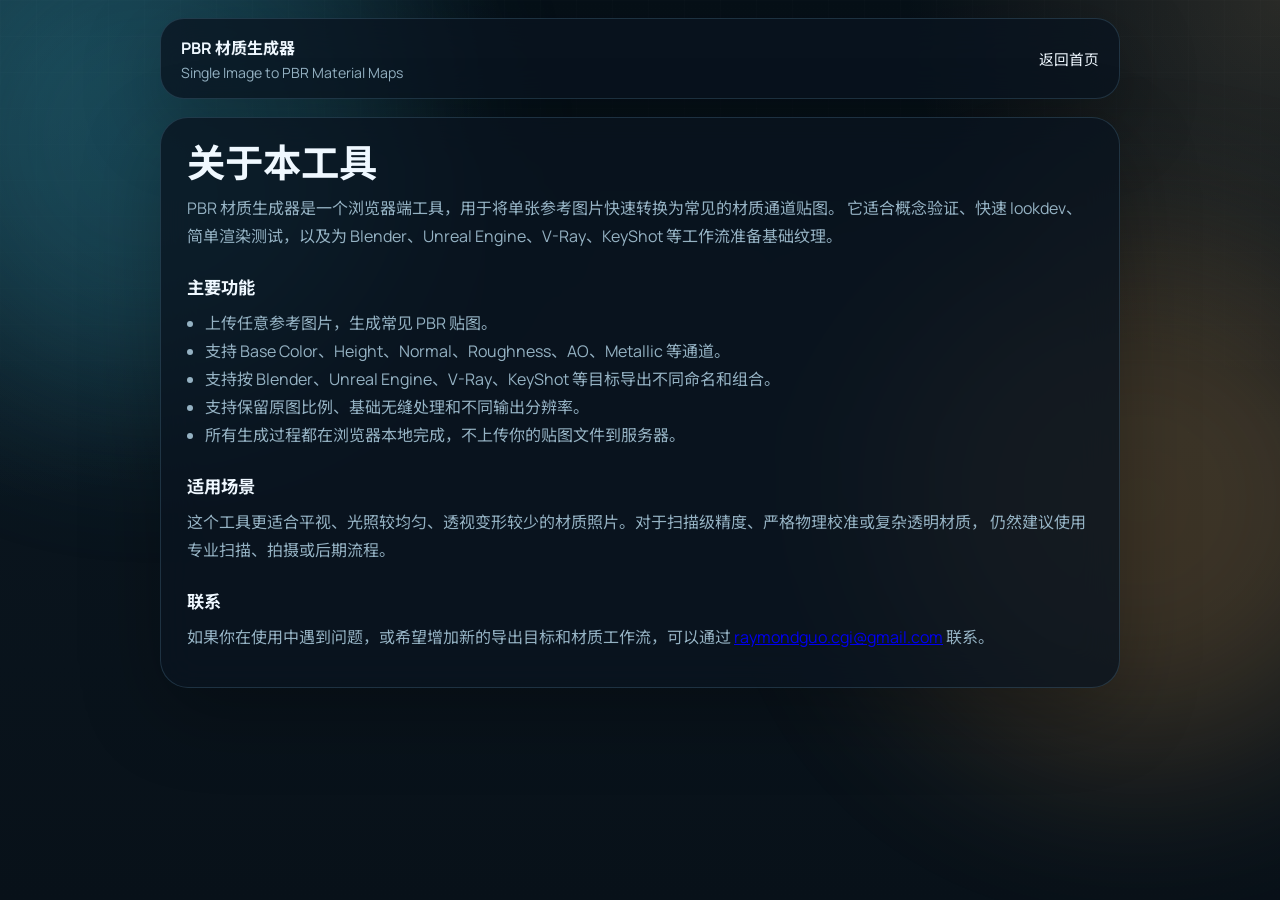
<file: about.html>
<!DOCTYPE html>
<html lang="zh-CN">
  <head>
    <meta charset="UTF-8" />
    <meta name="viewport" content="width=device-width, initial-scale=1.0" />
    <title>关于 | PBR 材质生成器</title>
    <meta
      name="description"
      content="了解 PBR 材质生成器的用途、支持的导出目标、生成方式和适用场景。"
    />
    <link rel="icon" href="./favicon.svg" type="image/svg+xml" />
    <link rel="canonical" href="https://pbr.raymondstudio.cn/about.html" />
    <link rel="preconnect" href="https://fonts.googleapis.com" />
    <link rel="preconnect" href="https://fonts.gstatic.com" crossorigin />
    <link
      href="https://fonts.googleapis.com/css2?family=Manrope:wght@400;500;700;800&family=Noto+Sans+SC:wght@400;500;700&display=swap"
      rel="stylesheet"
    />
    <script src="./site-config.js"></script>
    <script src="./adsense.js"></script>
    <link rel="stylesheet" href="./styles.css" />
  </head>
  <body>
    <div class="bg-orb orb-a"></div>
    <div class="bg-orb orb-b"></div>
    <div class="bg-grid"></div>

    <div class="legal-shell">
      <div class="legal-topbar">
        <div class="legal-brand">
          <strong>PBR 材质生成器</strong>
          <span>Single Image to PBR Material Maps</span>
        </div>
        <a class="legal-home" href="./index.html">返回首页</a>
      </div>

      <article class="legal-card">
        <h1>关于本工具</h1>
        <p>
          PBR 材质生成器是一个浏览器端工具，用于将单张参考图片快速转换为常见的材质通道贴图。
          它适合概念验证、快速 lookdev、简单渲染测试，以及为 Blender、Unreal Engine、V-Ray、KeyShot
          等工作流准备基础纹理。
        </p>

        <h2>主要功能</h2>
        <ul>
          <li>上传任意参考图片，生成常见 PBR 贴图。</li>
          <li>支持 Base Color、Height、Normal、Roughness、AO、Metallic 等通道。</li>
          <li>支持按 Blender、Unreal Engine、V-Ray、KeyShot 等目标导出不同命名和组合。</li>
          <li>支持保留原图比例、基础无缝处理和不同输出分辨率。</li>
          <li>所有生成过程都在浏览器本地完成，不上传你的贴图文件到服务器。</li>
        </ul>

        <h2>适用场景</h2>
        <p>
          这个工具更适合平视、光照较均匀、透视变形较少的材质照片。对于扫描级精度、严格物理校准或复杂透明材质，
          仍然建议使用专业扫描、拍摄或后期流程。
        </p>

        <h2>联系</h2>
        <p>
          如果你在使用中遇到问题，或希望增加新的导出目标和材质工作流，可以通过
          <a href="mailto:raymondguo.cgi@gmail.com">raymondguo.cgi@gmail.com</a>
          联系。
        </p>
      </article>
    </div>
  </body>
</html>
</file>
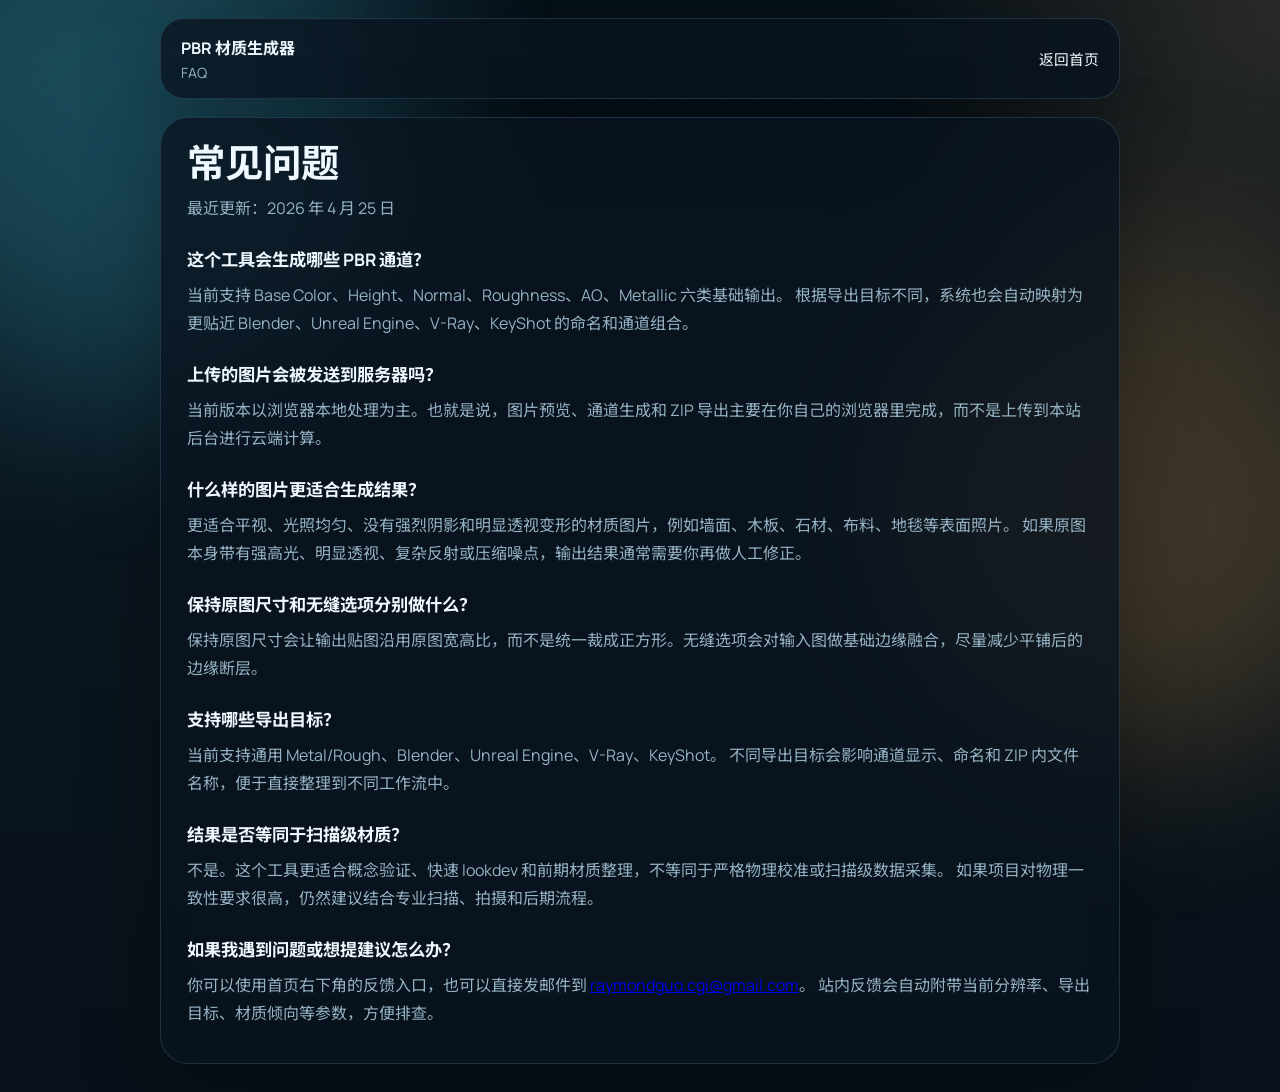
<file: faq.html>
<!DOCTYPE html>
<html lang="zh-CN">
  <head>
    <meta charset="UTF-8" />
    <meta name="viewport" content="width=device-width, initial-scale=1.0" />
    <title>常见问题 | PBR 材质生成器</title>
    <meta
      name="description"
      content="PBR 材质生成器常见问题：支持哪些通道、适合什么图片、是否本地处理、支持哪些渲染器导出、如何反馈问题。"
    />
    <link rel="icon" href="./favicon.svg" type="image/svg+xml" />
    <link rel="canonical" href="https://pbr.raymondstudio.cn/faq.html" />
    <link rel="preconnect" href="https://fonts.googleapis.com" />
    <link rel="preconnect" href="https://fonts.gstatic.com" crossorigin />
    <link
      href="https://fonts.googleapis.com/css2?family=Manrope:wght@400;500;700;800&family=Noto+Sans+SC:wght@400;500;700&display=swap"
      rel="stylesheet"
    />
    <script src="./site-config.js"></script>
    <script src="./adsense.js"></script>
    <link rel="stylesheet" href="./styles.css" />
  </head>
  <body>
    <div class="bg-orb orb-a"></div>
    <div class="bg-orb orb-b"></div>
    <div class="bg-grid"></div>

    <div class="legal-shell">
      <div class="legal-topbar">
        <div class="legal-brand">
          <strong>PBR 材质生成器</strong>
          <span>FAQ</span>
        </div>
        <a class="legal-home" href="./index.html">返回首页</a>
      </div>

      <article class="legal-card">
        <h1>常见问题</h1>
        <p>最近更新：2026 年 4 月 25 日</p>

        <h2>这个工具会生成哪些 PBR 通道？</h2>
        <p>
          当前支持 Base Color、Height、Normal、Roughness、AO、Metallic 六类基础输出。
          根据导出目标不同，系统也会自动映射为更贴近 Blender、Unreal Engine、V-Ray、KeyShot 的命名和通道组合。
        </p>

        <h2>上传的图片会被发送到服务器吗？</h2>
        <p>
          当前版本以浏览器本地处理为主。也就是说，图片预览、通道生成和 ZIP 导出主要在你自己的浏览器里完成，而不是上传到本站后台进行云端计算。
        </p>

        <h2>什么样的图片更适合生成结果？</h2>
        <p>
          更适合平视、光照均匀、没有强烈阴影和明显透视变形的材质图片，例如墙面、木板、石材、布料、地毯等表面照片。
          如果原图本身带有强高光、明显透视、复杂反射或压缩噪点，输出结果通常需要你再做人工修正。
        </p>

        <h2>保持原图尺寸和无缝选项分别做什么？</h2>
        <p>
          保持原图尺寸会让输出贴图沿用原图宽高比，而不是统一裁成正方形。无缝选项会对输入图做基础边缘融合，尽量减少平铺后的边缘断层。
        </p>

        <h2>支持哪些导出目标？</h2>
        <p>
          当前支持通用 Metal/Rough、Blender、Unreal Engine、V-Ray、KeyShot。
          不同导出目标会影响通道显示、命名和 ZIP 内文件名称，便于直接整理到不同工作流中。
        </p>

        <h2>结果是否等同于扫描级材质？</h2>
        <p>
          不是。这个工具更适合概念验证、快速 lookdev 和前期材质整理，不等同于严格物理校准或扫描级数据采集。
          如果项目对物理一致性要求很高，仍然建议结合专业扫描、拍摄和后期流程。
        </p>

        <h2>如果我遇到问题或想提建议怎么办？</h2>
        <p>
          你可以使用首页右下角的反馈入口，也可以直接发邮件到
          <a href="mailto:raymondguo.cgi@gmail.com">raymondguo.cgi@gmail.com</a>。
          站内反馈会自动附带当前分辨率、导出目标、材质倾向等参数，方便排查。
        </p>
      </article>
    </div>
  </body>
</html>
</file>
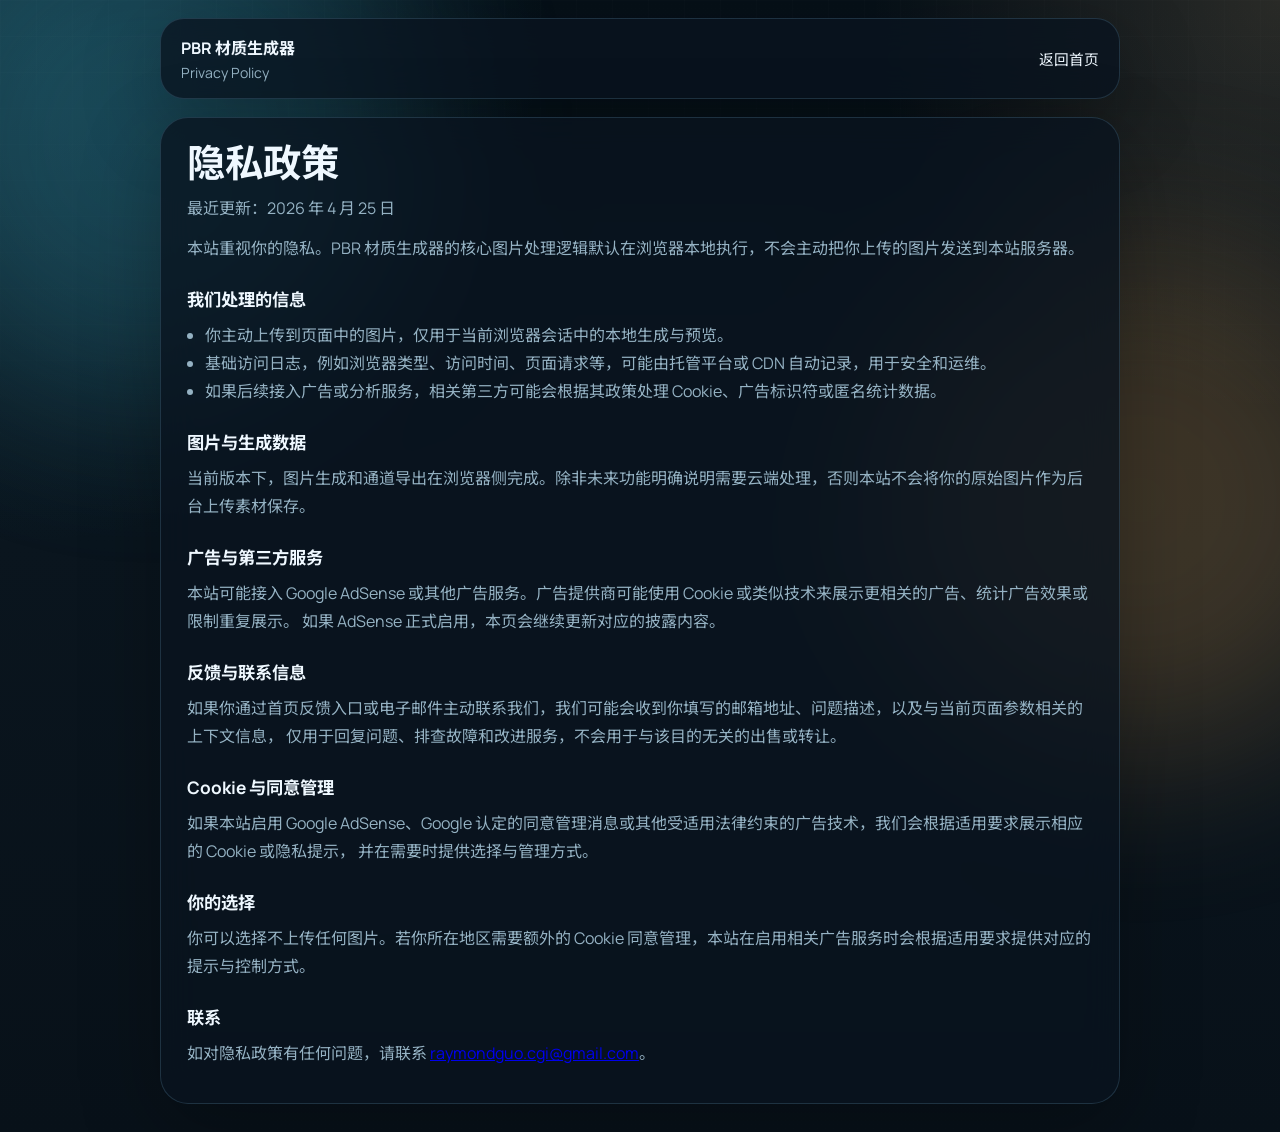
<file: privacy.html>
<!DOCTYPE html>
<html lang="zh-CN">
  <head>
    <meta charset="UTF-8" />
    <meta name="viewport" content="width=device-width, initial-scale=1.0" />
    <title>隐私政策 | PBR 材质生成器</title>
    <meta
      name="description"
      content="PBR 材质生成器的隐私政策，说明本工具如何处理图片、日志、广告和第三方服务。"
    />
    <link rel="icon" href="./favicon.svg" type="image/svg+xml" />
    <link rel="canonical" href="https://pbr.raymondstudio.cn/privacy.html" />
    <link rel="preconnect" href="https://fonts.googleapis.com" />
    <link rel="preconnect" href="https://fonts.gstatic.com" crossorigin />
    <link
      href="https://fonts.googleapis.com/css2?family=Manrope:wght@400;500;700;800&family=Noto+Sans+SC:wght@400;500;700&display=swap"
      rel="stylesheet"
    />
    <script src="./site-config.js"></script>
    <script src="./adsense.js"></script>
    <link rel="stylesheet" href="./styles.css" />
  </head>
  <body>
    <div class="bg-orb orb-a"></div>
    <div class="bg-orb orb-b"></div>
    <div class="bg-grid"></div>

    <div class="legal-shell">
      <div class="legal-topbar">
        <div class="legal-brand">
          <strong>PBR 材质生成器</strong>
          <span>Privacy Policy</span>
        </div>
        <a class="legal-home" href="./index.html">返回首页</a>
      </div>

      <article class="legal-card">
        <h1>隐私政策</h1>
        <p>最近更新：2026 年 4 月 25 日</p>
        <p>
          本站重视你的隐私。PBR 材质生成器的核心图片处理逻辑默认在浏览器本地执行，不会主动把你上传的图片发送到本站服务器。
        </p>

        <h2>我们处理的信息</h2>
        <ul>
          <li>你主动上传到页面中的图片，仅用于当前浏览器会话中的本地生成与预览。</li>
          <li>基础访问日志，例如浏览器类型、访问时间、页面请求等，可能由托管平台或 CDN 自动记录，用于安全和运维。</li>
          <li>如果后续接入广告或分析服务，相关第三方可能会根据其政策处理 Cookie、广告标识符或匿名统计数据。</li>
        </ul>

        <h2>图片与生成数据</h2>
        <p>
          当前版本下，图片生成和通道导出在浏览器侧完成。除非未来功能明确说明需要云端处理，否则本站不会将你的原始图片作为后台上传素材保存。
        </p>

        <h2>广告与第三方服务</h2>
        <p>
          本站可能接入 Google AdSense 或其他广告服务。广告提供商可能使用 Cookie 或类似技术来展示更相关的广告、统计广告效果或限制重复展示。
          如果 AdSense 正式启用，本页会继续更新对应的披露内容。
        </p>

        <h2>反馈与联系信息</h2>
        <p>
          如果你通过首页反馈入口或电子邮件主动联系我们，我们可能会收到你填写的邮箱地址、问题描述，以及与当前页面参数相关的上下文信息，
          仅用于回复问题、排查故障和改进服务，不会用于与该目的无关的出售或转让。
        </p>

        <h2>Cookie 与同意管理</h2>
        <p>
          如果本站启用 Google AdSense、Google 认定的同意管理消息或其他受适用法律约束的广告技术，我们会根据适用要求展示相应的 Cookie 或隐私提示，
          并在需要时提供选择与管理方式。
        </p>

        <h2>你的选择</h2>
        <p>
          你可以选择不上传任何图片。若你所在地区需要额外的 Cookie 同意管理，本站在启用相关广告服务时会根据适用要求提供对应的提示与控制方式。
        </p>

        <h2>联系</h2>
        <p>
          如对隐私政策有任何问题，请联系
          <a href="mailto:raymondguo.cgi@gmail.com">raymondguo.cgi@gmail.com</a>。
        </p>
      </article>
    </div>
  </body>
</html>
</file>
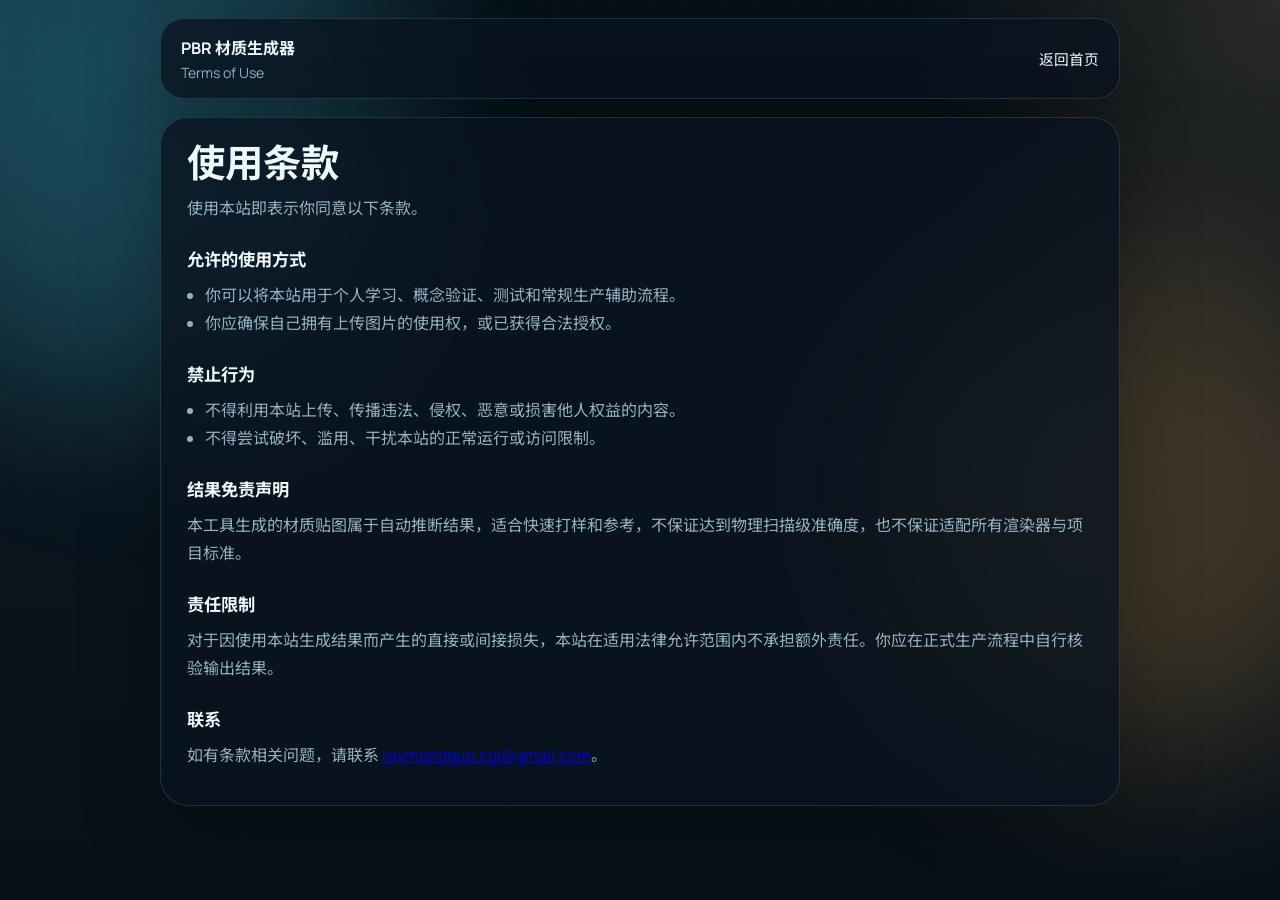
<file: terms.html>
<!DOCTYPE html>
<html lang="zh-CN">
  <head>
    <meta charset="UTF-8" />
    <meta name="viewport" content="width=device-width, initial-scale=1.0" />
    <title>使用条款 | PBR 材质生成器</title>
    <meta
      name="description"
      content="PBR 材质生成器的使用条款，说明可接受使用方式、免责声明和版权责任。"
    />
    <link rel="icon" href="./favicon.svg" type="image/svg+xml" />
    <link rel="canonical" href="https://pbr.raymondstudio.cn/terms.html" />
    <link rel="preconnect" href="https://fonts.googleapis.com" />
    <link rel="preconnect" href="https://fonts.gstatic.com" crossorigin />
    <link
      href="https://fonts.googleapis.com/css2?family=Manrope:wght@400;500;700;800&family=Noto+Sans+SC:wght@400;500;700&display=swap"
      rel="stylesheet"
    />
    <script src="./site-config.js"></script>
    <script src="./adsense.js"></script>
    <link rel="stylesheet" href="./styles.css" />
  </head>
  <body>
    <div class="bg-orb orb-a"></div>
    <div class="bg-orb orb-b"></div>
    <div class="bg-grid"></div>

    <div class="legal-shell">
      <div class="legal-topbar">
        <div class="legal-brand">
          <strong>PBR 材质生成器</strong>
          <span>Terms of Use</span>
        </div>
        <a class="legal-home" href="./index.html">返回首页</a>
      </div>

      <article class="legal-card">
        <h1>使用条款</h1>
        <p>使用本站即表示你同意以下条款。</p>

        <h2>允许的使用方式</h2>
        <ul>
          <li>你可以将本站用于个人学习、概念验证、测试和常规生产辅助流程。</li>
          <li>你应确保自己拥有上传图片的使用权，或已获得合法授权。</li>
        </ul>

        <h2>禁止行为</h2>
        <ul>
          <li>不得利用本站上传、传播违法、侵权、恶意或损害他人权益的内容。</li>
          <li>不得尝试破坏、滥用、干扰本站的正常运行或访问限制。</li>
        </ul>

        <h2>结果免责声明</h2>
        <p>
          本工具生成的材质贴图属于自动推断结果，适合快速打样和参考，不保证达到物理扫描级准确度，也不保证适配所有渲染器与项目标准。
        </p>

        <h2>责任限制</h2>
        <p>
          对于因使用本站生成结果而产生的直接或间接损失，本站在适用法律允许范围内不承担额外责任。你应在正式生产流程中自行核验输出结果。
        </p>

        <h2>联系</h2>
        <p>
          如有条款相关问题，请联系
          <a href="mailto:raymondguo.cgi@gmail.com">raymondguo.cgi@gmail.com</a>。
        </p>
      </article>
    </div>
  </body>
</html>
</file>
<file: styles.css>
:root {
  --bg: #071019;
  --bg-soft: #112231;
  --panel: rgba(9, 20, 31, 0.78);
  --panel-strong: rgba(11, 26, 39, 0.94);
  --panel-border: rgba(143, 209, 255, 0.16);
  --text: #eff8ff;
  --muted: #95b2c3;
  --accent: #84ffd8;
  --accent-strong: #31d9ad;
  --warm: #ffc981;
  --line: rgba(255, 255, 255, 0.08);
  --shadow: 0 24px 80px rgba(0, 0, 0, 0.28);
}

body[data-theme="light"] {
  --bg: #eff5f7;
  --bg-soft: #d8e6ea;
  --panel: rgba(255, 255, 255, 0.84);
  --panel-strong: rgba(255, 255, 255, 0.96);
  --panel-border: rgba(17, 56, 79, 0.12);
  --text: #112331;
  --muted: #607b8a;
  --accent: #18cda0;
  --accent-strong: #0ab48a;
  --warm: #d79233;
  --line: rgba(17, 35, 49, 0.09);
  --shadow: 0 18px 60px rgba(13, 31, 45, 0.12);
}

* {
  box-sizing: border-box;
}

body {
  position: relative;
  margin: 0;
  min-height: 100vh;
  font-family: "Manrope", "Noto Sans SC", sans-serif;
  color: var(--text);
  overflow-x: hidden;
  background:
    radial-gradient(circle at top left, rgba(58, 151, 173, 0.24), transparent 32%),
    radial-gradient(circle at top right, rgba(255, 201, 129, 0.14), transparent 24%),
    linear-gradient(180deg, #061018 0%, #0a151e 48%, #081119 100%);
}

body[data-theme="light"] {
  background:
    radial-gradient(circle at top left, rgba(58, 151, 173, 0.16), transparent 32%),
    radial-gradient(circle at top right, rgba(255, 201, 129, 0.12), transparent 24%),
    linear-gradient(180deg, #eef6f8 0%, #e8f0f3 48%, #edf4f7 100%);
}

button,
select,
input {
  font: inherit;
}

textarea {
  font: inherit;
}

.bg-orb,
.bg-grid {
  pointer-events: none;
  position: fixed;
  inset: auto;
}

.bg-orb {
  width: 520px;
  height: 520px;
  border-radius: 50%;
  filter: blur(90px);
  opacity: 0.22;
}

.orb-a {
  top: -120px;
  left: -110px;
  background: #3eb9d7;
}

.orb-b {
  right: -120px;
  top: 240px;
  background: #f1a74c;
}

.bg-grid {
  inset: 0;
  background-image:
    linear-gradient(rgba(255, 255, 255, 0.03) 1px, transparent 1px),
    linear-gradient(90deg, rgba(255, 255, 255, 0.03) 1px, transparent 1px);
  background-size: 36px 36px;
  mask-image: linear-gradient(180deg, rgba(0, 0, 0, 0.35), transparent 88%);
}

.page-shell {
  position: relative;
  z-index: 1;
  width: min(1580px, calc(100vw - 28px));
  margin: 0 auto;
  padding: 18px 0 28px;
}

.hero {
  margin-bottom: 18px;
}

.hero-bar,
.panel {
  border: 1px solid var(--panel-border);
  border-radius: 30px;
  background: var(--panel);
  backdrop-filter: blur(18px);
  box-shadow: var(--shadow);
}

.hero-bar {
  position: relative;
  overflow: hidden;
  display: flex;
  justify-content: space-between;
  align-items: center;
  gap: 18px;
  padding: 18px 24px;
}

.hero-bar::before {
  content: "";
  position: absolute;
  right: -40px;
  top: -80px;
  width: 220px;
  height: 220px;
  border-radius: 50%;
  background: radial-gradient(circle, rgba(132, 255, 216, 0.22), transparent 68%);
}

.hero-copy {
  position: relative;
  z-index: 1;
  min-width: 0;
}

.hero-tools {
  position: relative;
  z-index: 1;
  display: flex;
  gap: 10px;
  align-items: center;
  margin-left: auto;
}

.hero-select {
  display: grid;
  gap: 6px;
  min-width: 108px;
}

.hero-select span {
  color: var(--muted);
  font-size: 0.74rem;
}

.hero-select select {
  min-width: 108px;
  padding: 8px 10px;
}

.eyebrow {
  margin: 0 0 8px;
  font-size: 0.74rem;
  font-weight: 800;
  letter-spacing: 0.14em;
  text-transform: uppercase;
  color: var(--accent);
}

h1,
h2,
h3,
p {
  margin: 0;
}

h1 {
  font-size: clamp(1.8rem, 3vw, 2.8rem);
  line-height: 1;
  max-width: none;
}

.hero-text {
  margin-top: 8px;
  max-width: 44ch;
  color: var(--muted);
  line-height: 1.45;
  font-size: 0.9rem;
}

.workspace {
  display: grid;
  grid-template-columns: minmax(320px, 0.78fr) minmax(520px, 1.1fr) 360px;
  gap: 18px;
  align-items: start;
}

.panel {
  padding: 18px;
}

.controls-panel,
.source-panel,
.results-panel {
  min-height: 100%;
}

.panel-heading {
  display: flex;
  flex-direction: column;
  gap: 6px;
  margin-bottom: 14px;
}

.panel-heading p,
.note,
.source-header span {
  color: var(--muted);
}

.upload-zone {
  position: relative;
  display: grid;
  justify-items: start;
  gap: 8px;
  padding: 22px;
  margin-bottom: 14px;
  border-radius: 24px;
  border: 1px dashed rgba(130, 255, 217, 0.45);
  background:
    radial-gradient(circle at top right, rgba(130, 255, 217, 0.12), transparent 32%),
    linear-gradient(180deg, rgba(41, 88, 108, 0.34), rgba(14, 27, 38, 0.7));
  cursor: pointer;
  transition: transform 180ms ease, border-color 180ms ease, background 180ms ease;
}

.upload-zone:hover,
.upload-zone.is-dragover {
  transform: translateY(-2px);
  border-color: var(--accent);
  background: linear-gradient(180deg, rgba(52, 106, 130, 0.45), rgba(14, 27, 38, 0.82));
}

.upload-zone input {
  position: absolute;
  inset: 0;
  opacity: 0;
  cursor: pointer;
}

.upload-icon {
  position: relative;
  width: 54px;
  height: 54px;
  margin-bottom: 6px;
  border-radius: 18px;
  background: linear-gradient(180deg, rgba(132, 255, 216, 0.18), rgba(255, 255, 255, 0.06));
  border: 1px solid rgba(255, 255, 255, 0.1);
  box-shadow: inset 0 1px 0 rgba(255, 255, 255, 0.08);
}

.upload-icon span:first-child {
  position: absolute;
  inset: 15px 17px 22px;
  border-radius: 999px;
  background: var(--accent);
}

.upload-icon span:last-child {
  position: absolute;
  left: 20px;
  top: 17px;
  width: 13px;
  height: 13px;
  border-left: 3px solid #06211e;
  border-top: 3px solid #06211e;
  transform: rotate(45deg);
}

.upload-title {
  font-size: 0.98rem;
  font-weight: 700;
}

.upload-subtitle {
  line-height: 1.5;
  font-size: 0.9rem;
  color: var(--muted);
}

.control-grid {
  display: grid;
  gap: 10px;
}

.field {
  display: grid;
  gap: 8px;
  padding: 12px 14px;
  border-radius: 18px;
  background:
    linear-gradient(180deg, rgba(255, 255, 255, 0.035), rgba(255, 255, 255, 0.02));
  border: 1px solid var(--line);
  box-shadow: inset 0 1px 0 rgba(255, 255, 255, 0.04);
}

.field span {
  color: var(--muted);
  font-size: 0.92rem;
}

select,
input[type="range"] {
  width: 100%;
}

select {
  padding: 10px 12px;
  border-radius: 14px;
  border: 1px solid rgba(255, 255, 255, 0.08);
  color: var(--text);
  background: rgba(4, 14, 21, 0.92);
}

body[data-theme="light"] select {
  border: 1px solid rgba(17, 35, 49, 0.12);
  color: #112331;
  background: rgba(255, 255, 255, 0.96);
  box-shadow: inset 0 1px 0 rgba(255, 255, 255, 0.7);
}

.text-input,
.feedback-textarea {
  width: 100%;
  padding: 10px 12px;
  border-radius: 14px;
  border: 1px solid rgba(255, 255, 255, 0.08);
  color: var(--text);
  background: rgba(4, 14, 21, 0.92);
}

.feedback-textarea {
  min-height: 132px;
  resize: vertical;
  line-height: 1.55;
}

body[data-theme="light"] .text-input,
body[data-theme="light"] .feedback-textarea {
  border: 1px solid rgba(17, 35, 49, 0.12);
  color: #112331;
  background: rgba(255, 255, 255, 0.96);
  box-shadow: inset 0 1px 0 rgba(255, 255, 255, 0.7);
}

input[type="range"] {
  accent-color: var(--accent-strong);
  -webkit-appearance: none;
  appearance: none;
  height: 6px;
  border-radius: 999px;
  background: rgba(255, 255, 255, 0.28);
  box-shadow: inset 0 0 0 1px rgba(255, 255, 255, 0.03);
}

input[type="range"]::-webkit-slider-runnable-track {
  height: 6px;
  border-radius: 999px;
  background: transparent;
}

input[type="range"]::-moz-range-track {
  height: 6px;
  border-radius: 999px;
  background: transparent;
}

input[type="range"]::-moz-range-progress {
  height: 6px;
  border-radius: 999px;
  background: transparent;
}

input[type="range"]::-webkit-slider-thumb {
  -webkit-appearance: none;
  appearance: none;
  width: 16px;
  height: 16px;
  border-radius: 50%;
  border: 0;
  background: var(--accent-strong);
  margin-top: -5px;
}

input[type="range"]::-moz-range-thumb {
  width: 16px;
  height: 16px;
  border-radius: 50%;
  border: 0;
  background: var(--accent-strong);
}

.actions {
  display: flex;
  gap: 12px;
  margin-top: 14px;
  flex-wrap: wrap;
}

.dual-actions {
  display: grid;
  grid-template-columns: 1fr 1fr;
  gap: 12px;
  margin-top: 14px;
}

.dual-actions .primary-btn,
.dual-actions .results-download-btn {
  width: 100%;
  min-width: 0;
}

.primary-btn,
.secondary-btn,
.map-card-header button {
  border: 0;
  cursor: pointer;
  transition: transform 180ms ease, opacity 180ms ease, background 180ms ease;
}

.primary-btn,
.secondary-btn {
  padding: 11px 14px;
  border-radius: 14px;
  font-weight: 700;
}

.primary-btn {
  color: #06211e;
  background: linear-gradient(135deg, var(--accent), var(--accent-strong));
}

.secondary-btn {
  color: var(--text);
  background: rgba(255, 255, 255, 0.08);
}

button:hover:not(:disabled) {
  transform: translateY(-1px);
}

button:disabled {
  opacity: 0.45;
  cursor: not-allowed;
}

body[data-theme="light"] .field,
body[data-theme="light"] .tip-item,
body[data-theme="light"] .toggle-option,
body[data-theme="light"] .source-preview,
body[data-theme="light"] .map-card,
body[data-theme="light"] .source-stage {
  box-shadow: inset 0 1px 0 rgba(255, 255, 255, 0.75);
}

body[data-theme="light"] .primary-btn:disabled,
body[data-theme="light"] .secondary-btn:disabled,
body[data-theme="light"] .map-card-header button:disabled {
  opacity: 0.6;
}

.note {
  margin-top: 12px;
  line-height: 1.55;
  font-size: 0.92rem;
}

.tip-list {
  display: grid;
  gap: 10px;
  margin-top: 14px;
}

.tip-item {
  display: grid;
  gap: 6px;
  padding: 12px 14px;
  border-radius: 18px;
  background: rgba(255, 255, 255, 0.03);
  border: 1px solid var(--line);
}

.tip-item strong {
  font-size: 0.94rem;
}

.tip-item span {
  color: var(--muted);
  line-height: 1.6;
  font-size: 0.92rem;
}

.source-preview {
  margin-bottom: 0;
  padding: 14px;
  border-radius: 24px;
  background:
    linear-gradient(180deg, rgba(255, 255, 255, 0.035), rgba(255, 255, 255, 0.02));
  border: 1px solid var(--line);
}

.source-stage {
  margin-bottom: 12px;
  padding: 12px;
  gap: 10px;
}

.source-stage .source-header {
  width: 100%;
  margin-bottom: 0;
}

.source-stage .upload-icon {
  margin-bottom: 8px;
}

.source-empty-state {
  position: absolute;
  inset: 64px 18px 18px;
  display: grid;
  align-content: center;
  justify-items: start;
  gap: 8px;
  padding: 18px;
  border-radius: 18px;
  background: linear-gradient(180deg, rgba(8, 21, 31, 0.16), rgba(8, 21, 31, 0.28));
  pointer-events: none;
}

.source-stage.has-image .source-empty-state {
  display: none;
}

.source-stage.has-image {
  border-style: solid;
  border-color: var(--line);
  background:
    linear-gradient(180deg, rgba(255, 255, 255, 0.035), rgba(255, 255, 255, 0.02));
}

.source-stage.has-image:hover,
.source-stage.has-image.is-dragover {
  background:
    linear-gradient(180deg, rgba(255, 255, 255, 0.045), rgba(255, 255, 255, 0.025));
  border-color: rgba(132, 255, 216, 0.35);
}

.source-header {
  display: flex;
  justify-content: space-between;
  gap: 16px;
  align-items: center;
  margin-bottom: 10px;
}

.source-preview canvas,
.map-card canvas {
  width: 100%;
  border-radius: 16px;
  border: 1px solid rgba(255, 255, 255, 0.08);
  background:
    linear-gradient(45deg, rgba(255, 255, 255, 0.28) 25%, transparent 25%),
    linear-gradient(-45deg, rgba(255, 255, 255, 0.28) 25%, transparent 25%),
    linear-gradient(45deg, transparent 75%, rgba(0, 0, 0, 0.1) 75%),
    linear-gradient(-45deg, transparent 75%, rgba(0, 0, 0, 0.1) 75%),
    linear-gradient(180deg, rgba(29, 47, 62, 0.96), rgba(29, 47, 62, 0.96));
  background-size: 22px 22px;
  background-position: 0 0, 0 11px, 11px -11px, -11px 0;
}

body[data-theme="light"] .source-preview canvas,
body[data-theme="light"] .map-card canvas {
  background:
    linear-gradient(45deg, rgba(17, 35, 49, 0.12) 25%, transparent 25%),
    linear-gradient(-45deg, rgba(17, 35, 49, 0.12) 25%, transparent 25%),
    linear-gradient(45deg, transparent 75%, rgba(17, 35, 49, 0.12) 75%),
    linear-gradient(-45deg, transparent 75%, rgba(17, 35, 49, 0.12) 75%),
    linear-gradient(180deg, rgba(224, 231, 236, 0.98), rgba(224, 231, 236, 0.98));
  background-size: 22px 22px;
  background-position: 0 0, 0 11px, 11px -11px, -11px 0;
}

body[data-theme="light"] .source-empty-state {
  background: linear-gradient(180deg, rgba(255, 255, 255, 0.45), rgba(224, 231, 236, 0.72));
}

body[data-theme="light"] .source-stage {
  border-color: rgba(17, 35, 49, 0.12);
  background:
    linear-gradient(180deg, rgba(255, 255, 255, 0.86), rgba(243, 247, 249, 0.92));
}

body[data-theme="light"] .source-stage:hover,
body[data-theme="light"] .source-stage.is-dragover {
  border-color: rgba(24, 205, 160, 0.42);
  background:
    linear-gradient(180deg, rgba(255, 255, 255, 0.94), rgba(236, 245, 247, 0.96));
}

body[data-theme="light"] input[type="range"] {
  accent-color: #18cda0;
  background: rgba(17, 35, 49, 0.18);
  box-shadow: inset 0 0 0 1px rgba(17, 35, 49, 0.06);
}

body[data-theme="light"] input[type="range"]::-webkit-slider-runnable-track {
  height: 6px;
  border-radius: 999px;
  background: transparent;
}

body[data-theme="light"] input[type="range"]::-moz-range-track {
  height: 6px;
  border-radius: 999px;
  background: transparent;
}

body[data-theme="light"] input[type="range"]::-moz-range-progress {
  height: 6px;
  border-radius: 999px;
  background: transparent;
}

body[data-theme="light"] input[type="range"]::-webkit-slider-thumb {
  box-shadow: 0 0 0 2px rgba(255, 255, 255, 0.9);
}

body[data-theme="light"] input[type="range"]::-moz-range-thumb {
  box-shadow: 0 0 0 2px rgba(255, 255, 255, 0.9);
}

body[data-theme="light"] .upload-icon {
  background: linear-gradient(180deg, rgba(24, 205, 160, 0.18), rgba(17, 35, 49, 0.04));
  border: 1px solid rgba(17, 35, 49, 0.08);
}

.source-preview canvas {
  aspect-ratio: 1 / 1;
}

.source-options {
  display: grid;
  gap: 10px;
  margin-top: 12px;
}

.toggle-option {
  position: relative;
  display: grid;
  grid-template-columns: 18px 1fr;
  gap: 12px;
  align-items: start;
  padding: 12px 14px;
  border-radius: 16px;
  background: rgba(255, 255, 255, 0.03);
  border: 1px solid var(--line);
  cursor: pointer;
}

.toggle-option input {
  position: absolute;
  opacity: 0;
  pointer-events: none;
}

.toggle-box {
  position: relative;
  width: 18px;
  height: 18px;
  margin-top: 2px;
  border-radius: 6px;
  border: 1px solid rgba(255, 255, 255, 0.18);
  background: rgba(255, 255, 255, 0.04);
}

.toggle-option input:checked + .toggle-box {
  border-color: rgba(132, 255, 216, 0.65);
  background: linear-gradient(180deg, rgba(132, 255, 216, 0.3), rgba(49, 217, 173, 0.2));
}

.toggle-option input:checked + .toggle-box::after {
  content: "";
  position: absolute;
  left: 5px;
  top: 2px;
  width: 5px;
  height: 9px;
  border-right: 2px solid #06211e;
  border-bottom: 2px solid #06211e;
  transform: rotate(45deg);
}

.toggle-copy {
  display: grid;
  gap: 4px;
}

.toggle-copy strong {
  font-size: 0.92rem;
}

.toggle-copy small {
  color: var(--muted);
  line-height: 1.5;
  font-size: 0.82rem;
}

.map-grid {
  display: grid;
  grid-template-columns: repeat(3, minmax(0, 1fr));
  gap: 12px;
}

.map-card {
  position: relative;
  overflow: hidden;
  display: grid;
  grid-template-rows: minmax(56px, auto) minmax(68px, auto) 1fr;
  align-content: start;
  padding: 12px;
  min-height: 316px;
  border-radius: 22px;
  background:
    linear-gradient(180deg, rgba(255, 255, 255, 0.035), rgba(255, 255, 255, 0.02));
  border: 1px solid var(--line);
}

.map-card::before {
  content: "";
  position: absolute;
  inset: 0 0 auto 0;
  height: 1px;
  background: linear-gradient(90deg, transparent, rgba(255, 255, 255, 0.18), transparent);
}

.map-card-header {
  display: grid;
  grid-template-columns: minmax(0, 1fr) 40px;
  align-items: start;
  gap: 10px;
  margin-bottom: 8px;
}

.map-card-header h3 {
  margin: 0;
  min-height: 52px;
  line-height: 1.12;
  display: flex;
  align-items: flex-start;
}

.map-card-header button {
  width: 40px;
  min-width: 40px;
  height: 40px;
  padding: 0;
  border-radius: 12px;
  background: rgba(255, 255, 255, 0.08);
  color: var(--text);
  display: inline-flex;
  align-items: center;
  justify-content: center;
  text-align: center;
  line-height: 1;
}

.icon-download-btn {
  position: relative;
}

.icon-download-btn::after {
  content: attr(title);
  position: absolute;
  right: 0;
  top: -34px;
  padding: 6px 8px;
  border-radius: 10px;
  background: rgba(3, 10, 16, 0.92);
  color: #eff8ff;
  font-size: 0.72rem;
  line-height: 1;
  opacity: 0;
  transform: translateY(4px);
  pointer-events: none;
  transition: opacity 160ms ease, transform 160ms ease;
  white-space: nowrap;
}

body[data-theme="light"] .icon-download-btn::after {
  background: rgba(255, 255, 255, 0.96);
  color: #112331;
  border: 1px solid rgba(17, 35, 49, 0.1);
}

.icon-download-btn:hover:not(:disabled)::after {
  opacity: 1;
  transform: translateY(0);
}

.download-icon {
  position: relative;
  width: 18px;
  height: 18px;
  display: inline-block;
}

.download-icon::before {
  content: "";
  position: absolute;
  left: 50%;
  top: 2px;
  width: 2px;
  height: 8px;
  background: currentColor;
  border-radius: 2px;
  transform: translateX(-50%);
}

.download-icon::after {
  content: "";
  position: absolute;
  left: 50%;
  top: 7px;
  width: 7px;
  height: 7px;
  border-right: 2px solid currentColor;
  border-bottom: 2px solid currentColor;
  transform: translateX(-50%) rotate(45deg);
}


.map-desc {
  margin-bottom: 10px;
  color: var(--muted);
  line-height: 1.45;
  font-size: 0.82rem;
  min-height: 64px;
}

.map-card canvas {
  aspect-ratio: 1 / 1;
  align-self: end;
}

.results-toolbar {
  display: flex;
  justify-content: flex-end;
  align-items: end;
  gap: 12px;
  margin-top: 16px;
}

.controls-toolbar {
  justify-content: stretch;
  align-items: stretch;
  margin-top: 16px;
}

.export-field {
  margin-top: 14px;
}

.inline-field {
  display: grid;
  gap: 6px;
  min-width: 190px;
}

.controls-toolbar .inline-field {
  flex: 1 1 auto;
  min-width: 0;
}

.controls-toolbar .results-download-btn {
  min-width: 0;
  width: 100%;
}

.inline-field span {
  color: var(--muted);
  font-size: 0.78rem;
}

.results-download-btn {
  min-width: 140px;
}

.site-footer {
  display: flex;
  justify-content: space-between;
  align-items: center;
  gap: 18px;
  margin-top: 18px;
  padding: 18px 22px;
  border-radius: 24px;
}

.footer-copy {
  display: grid;
  gap: 6px;
  max-width: 62ch;
}

.footer-copy strong {
  font-size: 0.98rem;
}

.footer-copy p {
  color: var(--muted);
  line-height: 1.6;
  font-size: 0.9rem;
}

.footer-nav {
  display: flex;
  flex-wrap: wrap;
  justify-content: flex-end;
  gap: 10px 16px;
}

.footer-nav a,
.legal-topbar a,
.legal-home {
  color: var(--text);
  text-decoration: none;
  font-size: 0.92rem;
}

.footer-nav a:hover,
.legal-topbar a:hover,
.legal-home:hover {
  color: var(--accent);
}

.feedback-trigger {
  position: fixed;
  right: 22px;
  bottom: 22px;
  z-index: 20;
  display: inline-flex;
  align-items: center;
  justify-content: center;
  gap: 8px;
  min-width: 0;
  padding: 10px 12px;
  border: 1px solid var(--panel-border);
  border-radius: 999px;
  color: var(--text);
  background: rgba(9, 20, 31, 0.72);
  backdrop-filter: blur(14px);
  box-shadow: 0 12px 28px rgba(0, 0, 0, 0.18);
}

.feedback-trigger-icon {
  position: relative;
  width: 16px;
  height: 16px;
  flex: 0 0 16px;
}

.feedback-trigger-icon::before,
.feedback-trigger-icon::after {
  content: "";
  position: absolute;
  border-radius: 999px;
}

.feedback-trigger-icon::before {
  inset: 1px;
  border: 2px solid currentColor;
}

.feedback-trigger-icon::after {
  left: 5px;
  bottom: -1px;
  width: 6px;
  height: 6px;
  border-left: 2px solid currentColor;
  border-bottom: 2px solid currentColor;
  background: transparent;
  transform: rotate(-35deg);
}

.feedback-trigger-text {
  font-size: 0.88rem;
  font-weight: 700;
  line-height: 1;
}

.feedback-modal[hidden] {
  display: none;
}

.feedback-modal {
  position: fixed;
  inset: 0;
  z-index: 40;
}

.feedback-backdrop {
  position: absolute;
  inset: 0;
  background: rgba(5, 12, 18, 0.56);
  backdrop-filter: blur(8px);
}

.feedback-dialog {
  position: absolute;
  left: 50%;
  top: 50%;
  width: min(560px, calc(100vw - 28px));
  transform: translate(-50%, -50%);
  padding: 20px;
  border-radius: 26px;
  background: var(--panel-strong);
}

.feedback-header {
  display: flex;
  justify-content: space-between;
  align-items: start;
  gap: 14px;
  margin-bottom: 14px;
}

.feedback-header p {
  margin-top: 6px;
  color: var(--muted);
  line-height: 1.5;
  font-size: 0.9rem;
}

.feedback-close {
  width: 38px;
  height: 38px;
  min-width: 38px;
  border: 1px solid var(--line);
  border-radius: 12px;
  color: var(--text);
  background: rgba(255, 255, 255, 0.06);
}

.feedback-form {
  display: grid;
  gap: 10px;
}

.feedback-actions {
  display: flex;
  justify-content: flex-end;
  gap: 10px;
  margin-top: 14px;
}

body[data-theme="light"] .feedback-backdrop {
  background: rgba(17, 35, 49, 0.22);
}

body[data-theme="light"] .feedback-trigger {
  color: #112331;
  background: rgba(255, 255, 255, 0.82);
  box-shadow: 0 12px 28px rgba(13, 31, 45, 0.12);
}

body[data-theme="light"] .feedback-close {
  background: rgba(17, 35, 49, 0.05);
}

.legal-shell {
  position: relative;
  z-index: 1;
  width: min(960px, calc(100vw - 28px));
  margin: 0 auto;
  padding: 18px 0 28px;
}

.legal-topbar {
  display: flex;
  justify-content: space-between;
  align-items: center;
  gap: 16px;
  margin-bottom: 18px;
  padding: 16px 20px;
  border: 1px solid var(--panel-border);
  border-radius: 24px;
  background: var(--panel);
  backdrop-filter: blur(18px);
  box-shadow: var(--shadow);
}

.legal-brand {
  display: grid;
  gap: 4px;
}

.legal-brand strong {
  font-size: 1rem;
}

.legal-brand span {
  color: var(--muted);
  font-size: 0.88rem;
}

.legal-card {
  border: 1px solid var(--panel-border);
  border-radius: 28px;
  background: var(--panel);
  backdrop-filter: blur(18px);
  box-shadow: var(--shadow);
  padding: 24px 26px;
}

.legal-card h1 {
  font-size: clamp(1.8rem, 3vw, 2.5rem);
  line-height: 1.1;
  margin-bottom: 10px;
}

.legal-card h2 {
  font-size: 1.08rem;
  margin-top: 24px;
  margin-bottom: 10px;
}

.legal-card p {
  color: var(--muted);
  line-height: 1.75;
  margin-bottom: 12px;
}

.legal-card ul {
  margin: 0 0 12px 18px;
  padding: 0;
  color: var(--muted);
  line-height: 1.75;
}

@media (max-width: 1080px) {
  .workspace {
    grid-template-columns: 1fr;
  }

  .hero-bar {
    flex-direction: column;
    align-items: stretch;
  }

  .hero-tools {
    order: 2;
    justify-content: flex-start;
    flex-wrap: wrap;
  }

  .map-grid {
    grid-template-columns: repeat(2, minmax(0, 1fr));
  }

  .results-toolbar {
    flex-direction: column;
    align-items: stretch;
  }

  .site-footer,
  .legal-topbar {
    flex-direction: column;
    align-items: flex-start;
  }

  .inline-field,
  .results-download-btn {
    width: 100%;
  }
}

@media (max-width: 720px) {
  .page-shell {
    width: min(100vw - 18px, 100%);
    padding: 12px 0 24px;
  }

  .hero-bar,
  .panel {
    padding: 18px;
    border-radius: 22px;
  }

  .map-grid {
    grid-template-columns: 1fr;
  }

  .actions,
  .source-header {
    flex-direction: column;
    align-items: stretch;
  }

  .results-toolbar {
    flex-direction: column;
    align-items: stretch;
  }

  .inline-field,
  .results-download-btn {
    width: 100%;
  }

  .feedback-trigger {
    right: 14px;
    bottom: 14px;
    padding: 10px;
    width: 42px;
    height: 42px;
  }

  .feedback-trigger-text {
    display: none;
  }

  .feedback-actions {
    flex-direction: column;
  }
}
</file>
